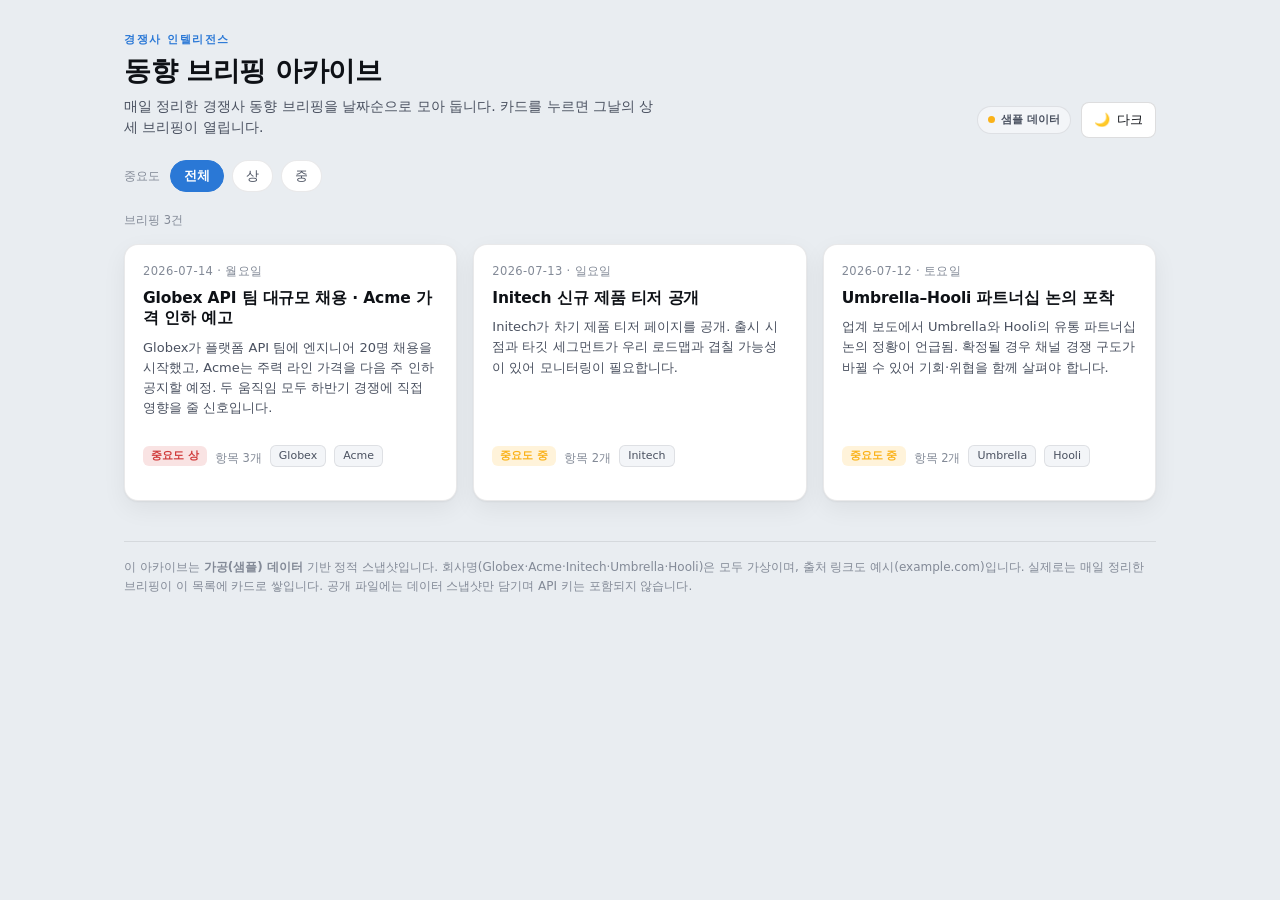
<file: index.html>
<!doctype html>
<html lang="ko">
<head>
  <meta charset="utf-8">
  <meta name="viewport" content="width=device-width, initial-scale=1">
  <title>경쟁사 동향 브리핑 아카이브</title>
  <link rel="icon" href="data:image/svg+xml,<svg xmlns='http://www.w3.org/2000/svg' viewBox='0 0 16 16'><text y='14' font-size='14'>🗞️</text></svg>">
  <link rel="stylesheet" href="style.css">
</head>
<body>
  <div class="wrap">
    <header class="top">
      <div>
        <p class="eyebrow">경쟁사 인텔리전스</p>
        <h1>동향 브리핑 아카이브</h1>
        <p class="lede">매일 정리한 경쟁사 동향 브리핑을 날짜순으로 모아 둡니다. 카드를 누르면 그날의 상세 브리핑이 열립니다.</p>
      </div>
      <div class="head-right">
        <span class="sample-pill">샘플 데이터</span>
        <button class="btn" id="themeBtn" aria-label="테마 전환"><span id="themeIcon">🌙</span><span id="themeTxt">다크</span></button>
      </div>
    </header>

    <div class="filters" role="group" aria-label="중요도 필터">
      <span class="flabel">중요도</span>
      <button class="fchip" data-imp="all" aria-pressed="true">전체</button>
      <button class="fchip" data-imp="high" aria-pressed="false">상</button>
      <button class="fchip" data-imp="mid" aria-pressed="false">중</button>
    </div>

    <p class="count" id="count">브리핑 3건</p>

    <div class="cards" id="cards">
      <a class="brief" href="briefings/2026-07-14.html" data-imp="high">
        <div class="bd">2026-07-14 · 월요일</div>
        <div class="bt">Globex API 팀 대규모 채용 · Acme 가격 인하 예고</div>
        <div class="bs">Globex가 플랫폼 API 팀에 엔지니어 20명 채용을 시작했고, Acme는 주력 라인 가격을 다음 주 인하 공지할 예정. 두 움직임 모두 하반기 경쟁에 직접 영향을 줄 신호입니다.</div>
        <div class="cmeta">
          <span class="imp imp-high">중요도 상</span>
          <span class="count">항목 3개</span>
          <span class="ctag">Globex</span><span class="ctag">Acme</span>
        </div>
      </a>

      <a class="brief" href="briefings/2026-07-13.html" data-imp="mid">
        <div class="bd">2026-07-13 · 일요일</div>
        <div class="bt">Initech 신규 제품 티저 공개</div>
        <div class="bs">Initech가 차기 제품 티저 페이지를 공개. 출시 시점과 타깃 세그먼트가 우리 로드맵과 겹칠 가능성이 있어 모니터링이 필요합니다.</div>
        <div class="cmeta">
          <span class="imp imp-mid">중요도 중</span>
          <span class="count">항목 2개</span>
          <span class="ctag">Initech</span>
        </div>
      </a>

      <a class="brief" href="briefings/2026-07-12.html" data-imp="mid">
        <div class="bd">2026-07-12 · 토요일</div>
        <div class="bt">Umbrella–Hooli 파트너십 논의 포착</div>
        <div class="bs">업계 보도에서 Umbrella와 Hooli의 유통 파트너십 논의 정황이 언급됨. 확정될 경우 채널 경쟁 구도가 바뀔 수 있어 기회·위협을 함께 살펴야 합니다.</div>
        <div class="cmeta">
          <span class="imp imp-mid">중요도 중</span>
          <span class="count">항목 2개</span>
          <span class="ctag">Umbrella</span><span class="ctag">Hooli</span>
        </div>
      </a>
    </div>
    <p class="empty-note" id="emptyNote" style="display:none">해당 중요도의 브리핑이 없습니다.</p>

    <footer class="note">
      이 아카이브는 <strong>가공(샘플) 데이터</strong> 기반 정적 스냅샷입니다. 회사명(Globex·Acme·Initech·Umbrella·Hooli)은 모두 가상이며, 출처 링크도 예시(example.com)입니다.
      실제로는 매일 정리한 브리핑이 이 목록에 카드로 쌓입니다. 공개 파일에는 데이터 스냅샷만 담기며 API 키는 포함되지 않습니다.
    </footer>
  </div>

  <script>
    var root=document.documentElement, b=document.getElementById('themeBtn'),
        ic=document.getElementById('themeIcon'), tx=document.getElementById('themeTxt');
    function dark(){var t=root.getAttribute('data-theme');return t?t==='dark':matchMedia('(prefers-color-scheme: dark)').matches;}
    function sync(){var d=dark();ic.textContent=d?'☀️':'🌙';tx.textContent=d?'라이트':'다크';}
    b.addEventListener('click',function(){root.setAttribute('data-theme',dark()?'light':'dark');sync();}); sync();

    // importance filter
    var cards=[].slice.call(document.querySelectorAll('#cards .brief'));
    var countEl=document.getElementById('count'), emptyNote=document.getElementById('emptyNote');
    document.querySelectorAll('.fchip').forEach(function(chip){
      chip.addEventListener('click',function(){
        document.querySelectorAll('.fchip').forEach(function(c){c.setAttribute('aria-pressed','false');});
        chip.setAttribute('aria-pressed','true');
        var imp=chip.getAttribute('data-imp'), shown=0;
        cards.forEach(function(card){
          var match = imp==='all' || card.getAttribute('data-imp')===imp;
          card.classList.toggle('hidden', !match); if(match) shown++;
        });
        countEl.textContent='브리핑 '+shown+'건';
        emptyNote.style.display = shown===0 ? 'block' : 'none';
      });
    });
  </script>
</body>
</html>
</file>
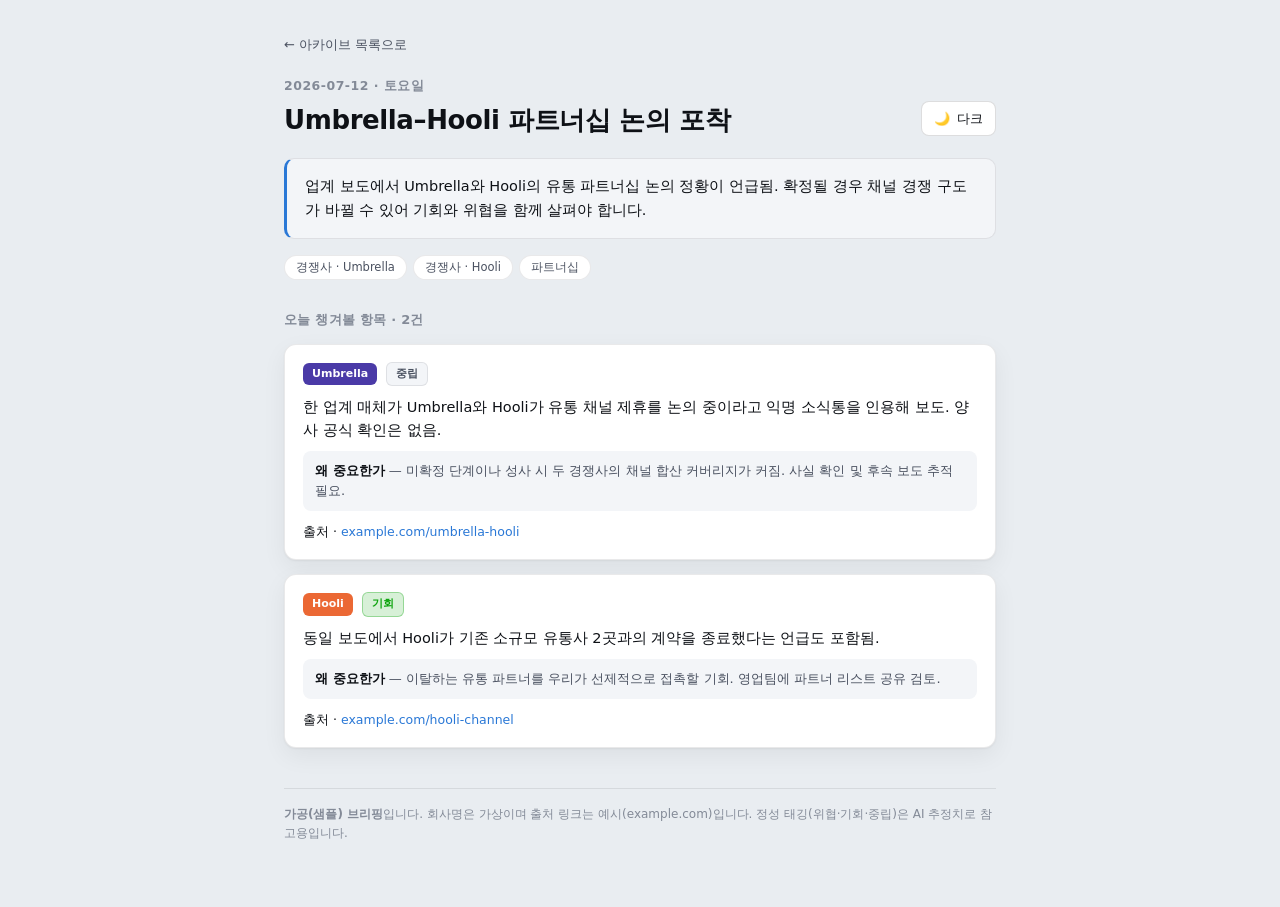
<file: briefings/2026-07-12.html>
<!doctype html>
<html lang="ko">
<head>
  <meta charset="utf-8">
  <meta name="viewport" content="width=device-width, initial-scale=1">
  <title>2026-07-12 브리핑 · 경쟁사 동향 아카이브</title>
  <link rel="icon" href="data:image/svg+xml,<svg xmlns='http://www.w3.org/2000/svg' viewBox='0 0 16 16'><text y='14' font-size='14'>🗞️</text></svg>">
  <link rel="stylesheet" href="../style.css">
</head>
<body>
  <div class="wrap narrow">
    <a class="back" href="../index.html">← 아카이브 목록으로</a>
    <header class="top" style="margin-bottom:0">
      <div>
        <div class="meta-date">2026-07-12 · 토요일</div>
        <h1 class="detail-title">Umbrella–Hooli 파트너십 논의 포착</h1>
      </div>
      <div class="head-right">
        <button class="btn" id="themeBtn" aria-label="테마 전환"><span id="themeIcon">🌙</span><span id="themeTxt">다크</span></button>
      </div>
    </header>

    <div class="summary">업계 보도에서 Umbrella와 Hooli의 유통 파트너십 논의 정황이 언급됨. 확정될 경우 채널 경쟁 구도가 바뀔 수 있어 기회와 위협을 함께 살펴야 합니다.</div>
    <div class="chips">
      <span class="chip-k">경쟁사 · Umbrella</span><span class="chip-k">경쟁사 · Hooli</span><span class="chip-k">파트너십</span>
    </div>

    <p class="section-h">오늘 챙겨볼 항목 · 2건</p>
    <div class="items">
      <div class="item">
        <div class="item-top">
          <span class="pill cat" style="background:var(--s4)">Umbrella</span>
          <span class="pill tone-neutral">중립</span>
        </div>
        <p class="item-content">한 업계 매체가 Umbrella와 Hooli가 유통 채널 제휴를 논의 중이라고 익명 소식통을 인용해 보도. 양사 공식 확인은 없음.</p>
        <div class="item-why"><b>왜 중요한가</b> — 미확정 단계이나 성사 시 두 경쟁사의 채널 합산 커버리지가 커짐. 사실 확인 및 후속 보도 추적 필요.</div>
        <div class="item-src">출처 · <a href="https://example.com/umbrella-hooli" target="_blank" rel="noopener">example.com/umbrella-hooli</a></div>
      </div>

      <div class="item">
        <div class="item-top">
          <span class="pill cat" style="background:var(--s5)">Hooli</span>
          <span class="pill tone-opp">기회</span>
        </div>
        <p class="item-content">동일 보도에서 Hooli가 기존 소규모 유통사 2곳과의 계약을 종료했다는 언급도 포함됨.</p>
        <div class="item-why"><b>왜 중요한가</b> — 이탈하는 유통 파트너를 우리가 선제적으로 접촉할 기회. 영업팀에 파트너 리스트 공유 검토.</div>
        <div class="item-src">출처 · <a href="https://example.com/hooli-channel" target="_blank" rel="noopener">example.com/hooli-channel</a></div>
      </div>
    </div>

    <footer class="note">
      <strong>가공(샘플) 브리핑</strong>입니다. 회사명은 가상이며 출처 링크는 예시(example.com)입니다. 정성 태깅(위협·기회·중립)은 AI 추정치로 참고용입니다.
    </footer>
  </div>
  <script>
    var root=document.documentElement,b=document.getElementById('themeBtn'),ic=document.getElementById('themeIcon'),tx=document.getElementById('themeTxt');
    function dark(){var t=root.getAttribute('data-theme');return t?t==='dark':matchMedia('(prefers-color-scheme: dark)').matches;}
    function sync(){var d=dark();ic.textContent=d?'☀️':'🌙';tx.textContent=d?'라이트':'다크';}
    b.addEventListener('click',function(){root.setAttribute('data-theme',dark()?'light':'dark');sync();});sync();
  </script>
</body>
</html>
</file>
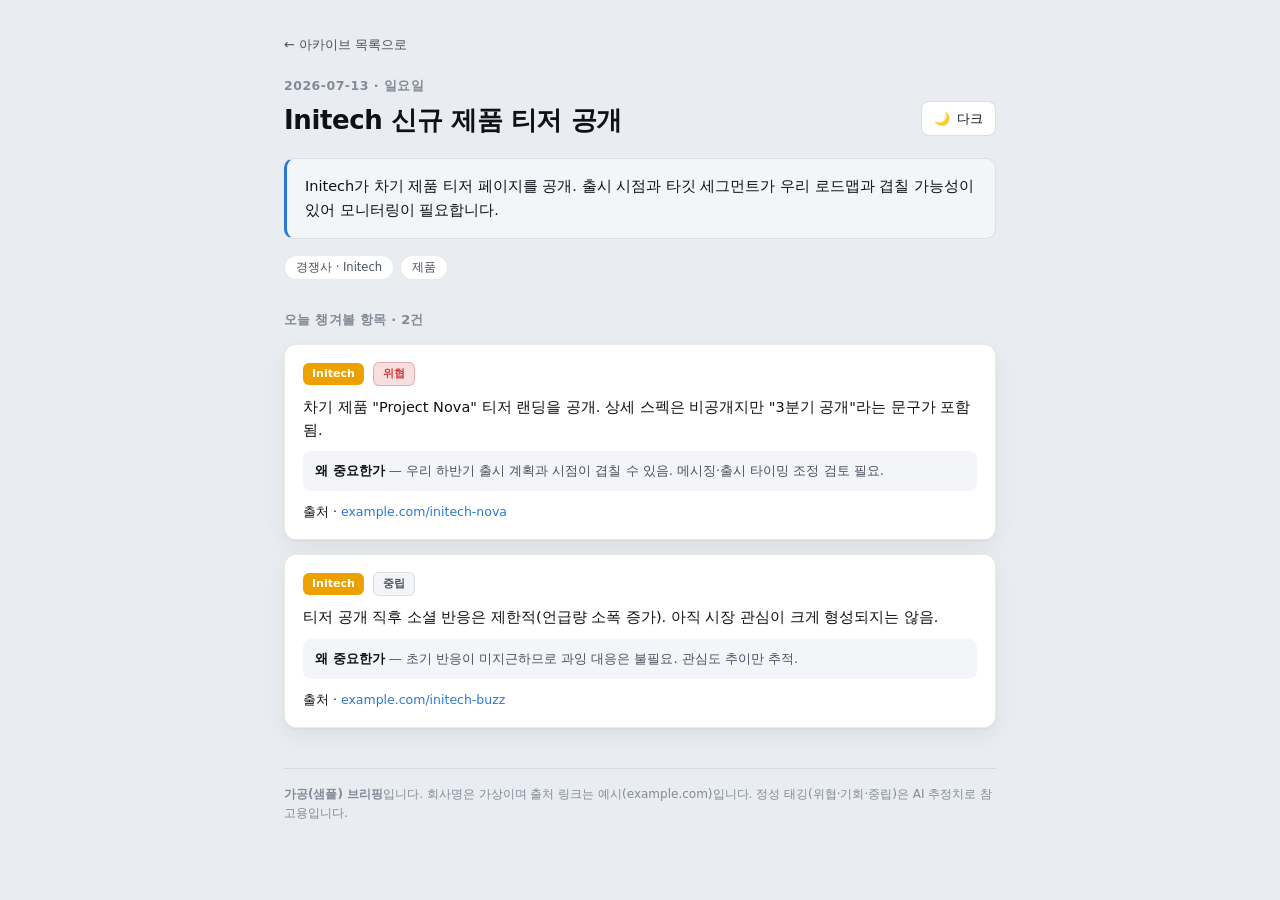
<file: briefings/2026-07-13.html>
<!doctype html>
<html lang="ko">
<head>
  <meta charset="utf-8">
  <meta name="viewport" content="width=device-width, initial-scale=1">
  <title>2026-07-13 브리핑 · 경쟁사 동향 아카이브</title>
  <link rel="icon" href="data:image/svg+xml,<svg xmlns='http://www.w3.org/2000/svg' viewBox='0 0 16 16'><text y='14' font-size='14'>🗞️</text></svg>">
  <link rel="stylesheet" href="../style.css">
</head>
<body>
  <div class="wrap narrow">
    <a class="back" href="../index.html">← 아카이브 목록으로</a>
    <header class="top" style="margin-bottom:0">
      <div>
        <div class="meta-date">2026-07-13 · 일요일</div>
        <h1 class="detail-title">Initech 신규 제품 티저 공개</h1>
      </div>
      <div class="head-right">
        <button class="btn" id="themeBtn" aria-label="테마 전환"><span id="themeIcon">🌙</span><span id="themeTxt">다크</span></button>
      </div>
    </header>

    <div class="summary">Initech가 차기 제품 티저 페이지를 공개. 출시 시점과 타깃 세그먼트가 우리 로드맵과 겹칠 가능성이 있어 모니터링이 필요합니다.</div>
    <div class="chips">
      <span class="chip-k">경쟁사 · Initech</span><span class="chip-k">제품</span>
    </div>

    <p class="section-h">오늘 챙겨볼 항목 · 2건</p>
    <div class="items">
      <div class="item">
        <div class="item-top">
          <span class="pill cat" style="background:var(--s3)">Initech</span>
          <span class="pill tone-threat">위협</span>
        </div>
        <p class="item-content">차기 제품 "Project Nova" 티저 랜딩을 공개. 상세 스펙은 비공개지만 "3분기 공개"라는 문구가 포함됨.</p>
        <div class="item-why"><b>왜 중요한가</b> — 우리 하반기 출시 계획과 시점이 겹칠 수 있음. 메시징·출시 타이밍 조정 검토 필요.</div>
        <div class="item-src">출처 · <a href="https://example.com/initech-nova" target="_blank" rel="noopener">example.com/initech-nova</a></div>
      </div>

      <div class="item">
        <div class="item-top">
          <span class="pill cat" style="background:var(--s3)">Initech</span>
          <span class="pill tone-neutral">중립</span>
        </div>
        <p class="item-content">티저 공개 직후 소셜 반응은 제한적(언급량 소폭 증가). 아직 시장 관심이 크게 형성되지는 않음.</p>
        <div class="item-why"><b>왜 중요한가</b> — 초기 반응이 미지근하므로 과잉 대응은 불필요. 관심도 추이만 추적.</div>
        <div class="item-src">출처 · <a href="https://example.com/initech-buzz" target="_blank" rel="noopener">example.com/initech-buzz</a></div>
      </div>
    </div>

    <footer class="note">
      <strong>가공(샘플) 브리핑</strong>입니다. 회사명은 가상이며 출처 링크는 예시(example.com)입니다. 정성 태깅(위협·기회·중립)은 AI 추정치로 참고용입니다.
    </footer>
  </div>
  <script>
    var root=document.documentElement,b=document.getElementById('themeBtn'),ic=document.getElementById('themeIcon'),tx=document.getElementById('themeTxt');
    function dark(){var t=root.getAttribute('data-theme');return t?t==='dark':matchMedia('(prefers-color-scheme: dark)').matches;}
    function sync(){var d=dark();ic.textContent=d?'☀️':'🌙';tx.textContent=d?'라이트':'다크';}
    b.addEventListener('click',function(){root.setAttribute('data-theme',dark()?'light':'dark');sync();});sync();
  </script>
</body>
</html>
</file>
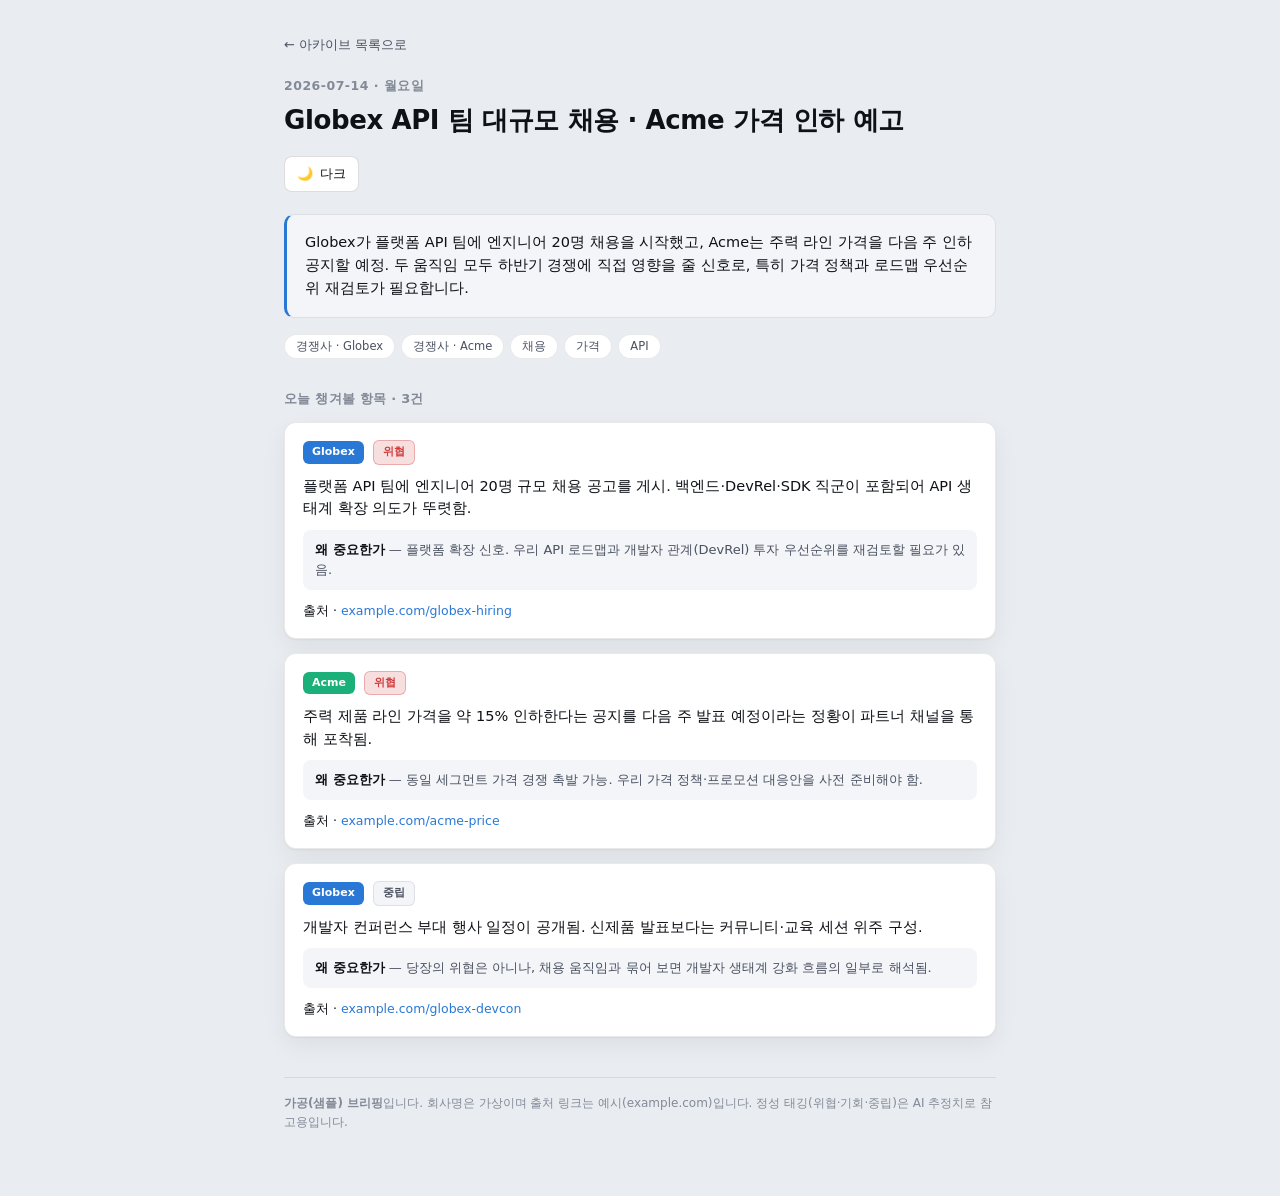
<file: briefings/2026-07-14.html>
<!doctype html>
<html lang="ko">
<head>
  <meta charset="utf-8">
  <meta name="viewport" content="width=device-width, initial-scale=1">
  <title>2026-07-14 브리핑 · 경쟁사 동향 아카이브</title>
  <link rel="icon" href="data:image/svg+xml,<svg xmlns='http://www.w3.org/2000/svg' viewBox='0 0 16 16'><text y='14' font-size='14'>🗞️</text></svg>">
  <link rel="stylesheet" href="../style.css">
</head>
<body>
  <div class="wrap narrow">
    <a class="back" href="../index.html">← 아카이브 목록으로</a>
    <header class="top" style="margin-bottom:0">
      <div>
        <div class="meta-date">2026-07-14 · 월요일</div>
        <h1 class="detail-title">Globex API 팀 대규모 채용 · Acme 가격 인하 예고</h1>
      </div>
      <div class="head-right">
        <button class="btn" id="themeBtn" aria-label="테마 전환"><span id="themeIcon">🌙</span><span id="themeTxt">다크</span></button>
      </div>
    </header>

    <div class="summary">Globex가 플랫폼 API 팀에 엔지니어 20명 채용을 시작했고, Acme는 주력 라인 가격을 다음 주 인하 공지할 예정. 두 움직임 모두 하반기 경쟁에 직접 영향을 줄 신호로, 특히 가격 정책과 로드맵 우선순위 재검토가 필요합니다.</div>
    <div class="chips">
      <span class="chip-k">경쟁사 · Globex</span><span class="chip-k">경쟁사 · Acme</span>
      <span class="chip-k">채용</span><span class="chip-k">가격</span><span class="chip-k">API</span>
    </div>

    <p class="section-h">오늘 챙겨볼 항목 · 3건</p>
    <div class="items">
      <div class="item">
        <div class="item-top">
          <span class="pill cat" style="background:var(--s1)">Globex</span>
          <span class="pill tone-threat">위협</span>
        </div>
        <p class="item-content">플랫폼 API 팀에 엔지니어 20명 규모 채용 공고를 게시. 백엔드·DevRel·SDK 직군이 포함되어 API 생태계 확장 의도가 뚜렷함.</p>
        <div class="item-why"><b>왜 중요한가</b> — 플랫폼 확장 신호. 우리 API 로드맵과 개발자 관계(DevRel) 투자 우선순위를 재검토할 필요가 있음.</div>
        <div class="item-src">출처 · <a href="https://example.com/globex-hiring" target="_blank" rel="noopener">example.com/globex-hiring</a></div>
      </div>

      <div class="item">
        <div class="item-top">
          <span class="pill cat" style="background:var(--s2)">Acme</span>
          <span class="pill tone-threat">위협</span>
        </div>
        <p class="item-content">주력 제품 라인 가격을 약 15% 인하한다는 공지를 다음 주 발표 예정이라는 정황이 파트너 채널을 통해 포착됨.</p>
        <div class="item-why"><b>왜 중요한가</b> — 동일 세그먼트 가격 경쟁 촉발 가능. 우리 가격 정책·프로모션 대응안을 사전 준비해야 함.</div>
        <div class="item-src">출처 · <a href="https://example.com/acme-price" target="_blank" rel="noopener">example.com/acme-price</a></div>
      </div>

      <div class="item">
        <div class="item-top">
          <span class="pill cat" style="background:var(--s1)">Globex</span>
          <span class="pill tone-neutral">중립</span>
        </div>
        <p class="item-content">개발자 컨퍼런스 부대 행사 일정이 공개됨. 신제품 발표보다는 커뮤니티·교육 세션 위주 구성.</p>
        <div class="item-why"><b>왜 중요한가</b> — 당장의 위협은 아니나, 채용 움직임과 묶어 보면 개발자 생태계 강화 흐름의 일부로 해석됨.</div>
        <div class="item-src">출처 · <a href="https://example.com/globex-devcon" target="_blank" rel="noopener">example.com/globex-devcon</a></div>
      </div>
    </div>

    <footer class="note">
      <strong>가공(샘플) 브리핑</strong>입니다. 회사명은 가상이며 출처 링크는 예시(example.com)입니다. 정성 태깅(위협·기회·중립)은 AI 추정치로 참고용입니다.
    </footer>
  </div>
  <script>
    var root=document.documentElement,b=document.getElementById('themeBtn'),ic=document.getElementById('themeIcon'),tx=document.getElementById('themeTxt');
    function dark(){var t=root.getAttribute('data-theme');return t?t==='dark':matchMedia('(prefers-color-scheme: dark)').matches;}
    function sync(){var d=dark();ic.textContent=d?'☀️':'🌙';tx.textContent=d?'라이트':'다크';}
    b.addEventListener('click',function(){root.setAttribute('data-theme',dark()?'light':'dark');sync();});sync();
  </script>
</body>
</html>
</file>
<file: style.css>
:root {
  --page:#e9edf1; --surface:#ffffff; --surface-2:#f3f5f8;
  --text-1:#0e1116; --text-2:#4a5160; --muted:#838a97;
  --border:rgba(14,17,22,0.09); --border-strong:rgba(14,17,22,0.14);
  --shadow:0 1px 2px rgba(14,17,22,0.05),0 8px 24px rgba(14,17,22,0.06);
  --accent:#2a78d6;
  --good:#0ca30c; --warn:#fab219; --crit:#d03b3b; --neutral:#9aa0ac;
  --s1:#2a78d6; --s2:#1baf7a; --s3:#eda100; --s4:#4a3aa7; --s5:#eb6834;
}
@media (prefers-color-scheme: dark) {
  :root {
    --page:#0b0d10; --surface:#16191e; --surface-2:#1d2127;
    --text-1:#f5f7fa; --text-2:#b7bec9; --muted:#7d838f;
    --border:rgba(255,255,255,0.10); --border-strong:rgba(255,255,255,0.16);
    --shadow:0 1px 2px rgba(0,0,0,0.4),0 10px 30px rgba(0,0,0,0.35);
    --accent:#3987e5;
    --good:#0ca30c; --warn:#fab219; --crit:#e05a5a; --neutral:#6b7280;
    --s1:#3987e5; --s2:#199e70; --s3:#c98500; --s4:#9085e9; --s5:#d95926;
  }
}
:root[data-theme="light"]{--page:#e9edf1;--surface:#ffffff;--surface-2:#f3f5f8;--text-1:#0e1116;--text-2:#4a5160;--muted:#838a97;--border:rgba(14,17,22,0.09);--border-strong:rgba(14,17,22,0.14);--shadow:0 1px 2px rgba(14,17,22,0.05),0 8px 24px rgba(14,17,22,0.06);--accent:#2a78d6;--good:#0ca30c;--warn:#fab219;--crit:#d03b3b;--neutral:#9aa0ac;--s1:#2a78d6;--s2:#1baf7a;--s3:#eda100;--s4:#4a3aa7;--s5:#eb6834;}
:root[data-theme="dark"]{--page:#0b0d10;--surface:#16191e;--surface-2:#1d2127;--text-1:#f5f7fa;--text-2:#b7bec9;--muted:#7d838f;--border:rgba(255,255,255,0.10);--border-strong:rgba(255,255,255,0.16);--shadow:0 1px 2px rgba(0,0,0,0.4),0 10px 30px rgba(0,0,0,0.35);--accent:#3987e5;--good:#0ca30c;--warn:#fab219;--crit:#e05a5a;--neutral:#6b7280;--s1:#3987e5;--s2:#199e70;--s3:#c98500;--s4:#9085e9;--s5:#d95926;}

* { box-sizing: border-box; }
body { margin:0; background:var(--page); color:var(--text-1);
  font-family: system-ui,-apple-system,"Segoe UI",Roboto,"Apple SD Gothic Neo","Malgun Gothic",sans-serif;
  line-height:1.5; -webkit-font-smoothing:antialiased; }
a { color:var(--accent); }
.wrap { max-width:1080px; margin:0 auto; padding:32px 24px 64px; }
.wrap.narrow { max-width:760px; }

/* header */
header.top { display:flex; align-items:flex-end; justify-content:space-between; gap:20px; flex-wrap:wrap; margin-bottom:8px; }
.eyebrow { font-size:11px; font-weight:700; letter-spacing:.14em; text-transform:uppercase; color:var(--accent); margin:0 0 6px; }
h1 { font-size:27px; line-height:1.15; margin:0; letter-spacing:-.015em; text-wrap:balance; }
.lede { font-size:14px; color:var(--text-2); margin:10px 0 0; max-width:60ch; }
.head-right { display:flex; align-items:center; gap:10px; }
.sample-pill { display:inline-flex; align-items:center; gap:6px; font-size:11px; font-weight:600; color:var(--text-2);
  background:var(--surface-2); border:1px solid var(--border); padding:5px 10px; border-radius:999px; }
.sample-pill::before { content:""; width:7px; height:7px; border-radius:50%; background:var(--warn); }
.btn { font:inherit; font-size:13px; color:var(--text-1); background:var(--surface); border:1px solid var(--border-strong);
  border-radius:8px; padding:7px 12px; cursor:pointer; display:inline-flex; align-items:center; gap:7px; }
.btn:hover { background:var(--surface-2); }
.btn:focus-visible { outline:2px solid var(--accent); outline-offset:2px; }
.count { font-size:12.5px; color:var(--muted); margin:20px 0 14px; font-variant-numeric:tabular-nums; }

/* card grid */
.cards { display:grid; grid-template-columns:repeat(3,1fr); gap:16px; }
.brief { display:flex; flex-direction:column; background:var(--surface); border:1px solid var(--border); border-radius:14px;
  padding:18px; text-decoration:none; color:inherit; box-shadow:var(--shadow); transition:transform .12s, border-color .12s; }
.brief:hover { transform:translateY(-3px); border-color:var(--border-strong); }
.brief:focus-visible { outline:2px solid var(--accent); outline-offset:2px; }
.brief .bd { font-size:11.5px; color:var(--muted); font-variant-numeric:tabular-nums; letter-spacing:.03em; }
.brief .bt { font-size:15.5px; font-weight:650; margin:8px 0 9px; line-height:1.32; letter-spacing:-.01em; }
.brief .bs { font-size:13px; color:var(--text-2); line-height:1.55; flex:1;
  display:-webkit-box; -webkit-line-clamp:4; -webkit-box-orient:vertical; overflow:hidden; }
.brief .tags { display:flex; gap:6px; margin-top:13px; flex-wrap:wrap; }
.tag { font-size:11px; color:var(--text-2); background:var(--surface-2); border:1px solid var(--border); border-radius:6px; padding:2px 8px; }
.tag.threat { color:var(--crit); border-color:color-mix(in srgb,var(--crit) 30%,transparent); }
.tag.opp { color:var(--good); border-color:color-mix(in srgb,var(--good) 30%,transparent); }

/* importance filter bar */
.filters { display:flex; align-items:center; gap:8px; flex-wrap:wrap; margin:22px 0 10px; }
.filters .flabel { font-size:12px; color:var(--muted); margin-right:2px; }
.fchip { font:inherit; font-size:12.5px; color:var(--text-2); background:var(--surface); border:1px solid var(--border);
  border-radius:999px; padding:6px 13px; cursor:pointer; }
.fchip[aria-pressed="true"] { background:var(--accent); border-color:var(--accent); color:#fff; font-weight:600; }
.fchip:focus-visible { outline:2px solid var(--accent); outline-offset:2px; }

/* card meta row: importance + count + competitor tags */
.cmeta { display:flex; gap:8px; align-items:center; flex-wrap:wrap; margin-top:12px; }
.imp { font-size:11px; font-weight:700; padding:2px 8px; border-radius:6px; }
.imp-high { color:var(--crit); background:color-mix(in srgb,var(--crit) 14%,transparent); }
.imp-mid  { color:var(--warn); background:color-mix(in srgb,var(--warn) 16%,transparent); }
.imp-low  { color:var(--muted); background:var(--surface-2); }
.count { font-size:11.5px; color:var(--muted); font-variant-numeric:tabular-nums; }
.ctag { font-size:11px; color:var(--text-2); background:var(--surface-2); border:1px solid var(--border); border-radius:6px; padding:2px 8px; }
.brief.hidden { display:none; }
.empty-note { font-size:13px; color:var(--muted); padding:14px 2px; }

/* detail page */
.back { display:inline-flex; align-items:center; gap:6px; font-size:13px; color:var(--text-2); text-decoration:none; margin-bottom:22px; }
.back:hover { color:var(--accent); }
.meta-date { font-size:12.5px; color:var(--muted); font-variant-numeric:tabular-nums; letter-spacing:.04em; text-transform:uppercase; font-weight:600; }
.detail-title { font-size:26px; line-height:1.2; margin:10px 0 0; letter-spacing:-.015em; text-wrap:balance; }
.summary { background:var(--surface-2); border:1px solid var(--border); border-left:3px solid var(--accent);
  border-radius:10px; padding:16px 18px; margin:22px 0 8px; font-size:14.5px; color:var(--text-1); line-height:1.6; }
.chips { display:flex; gap:6px; flex-wrap:wrap; margin:16px 0 30px; }
.chip-k { font-size:11.5px; color:var(--text-2); background:var(--surface); border:1px solid var(--border); border-radius:999px; padding:3px 11px; }
.section-h { font-size:13px; font-weight:700; letter-spacing:.02em; color:var(--muted); text-transform:uppercase; margin:0 0 14px; }
.items { display:flex; flex-direction:column; gap:14px; }
.item { background:var(--surface); border:1px solid var(--border); border-radius:12px; padding:17px 18px; box-shadow:var(--shadow); }
.item-top { display:flex; align-items:center; gap:9px; margin-bottom:10px; flex-wrap:wrap; }
.pill { font-size:11px; font-weight:600; padding:3px 9px; border-radius:6px; }
.pill.cat { color:#fff; }
.pill.tone-threat { background:color-mix(in srgb,var(--crit) 16%,transparent); color:var(--crit); border:1px solid color-mix(in srgb,var(--crit) 32%,transparent); }
.pill.tone-opp { background:color-mix(in srgb,var(--good) 16%,transparent); color:var(--good); border:1px solid color-mix(in srgb,var(--good) 32%,transparent); }
.pill.tone-neutral { background:var(--surface-2); color:var(--text-2); border:1px solid var(--border); }
.item-content { font-size:14.5px; line-height:1.55; margin:0 0 10px; }
.item-why { font-size:13px; color:var(--text-2); line-height:1.55; background:var(--surface-2); border-radius:8px; padding:10px 12px; margin:0 0 12px; }
.item-why b { color:var(--text-1); font-weight:600; }
.item-src { font-size:12.5px; }
.item-src a { color:var(--accent); text-decoration:none; word-break:break-all; }
.item-src a:hover { text-decoration:underline; }
footer.note { margin-top:40px; font-size:12px; color:var(--muted); line-height:1.6; border-top:1px solid var(--border); padding-top:16px; }
footer.note code { background:var(--surface-2); padding:1px 5px; border-radius:4px; }

@media (max-width:820px){ .cards { grid-template-columns:1fr; } }
@media (prefers-reduced-motion:reduce){ * { transition:none !important; } }
</file>
